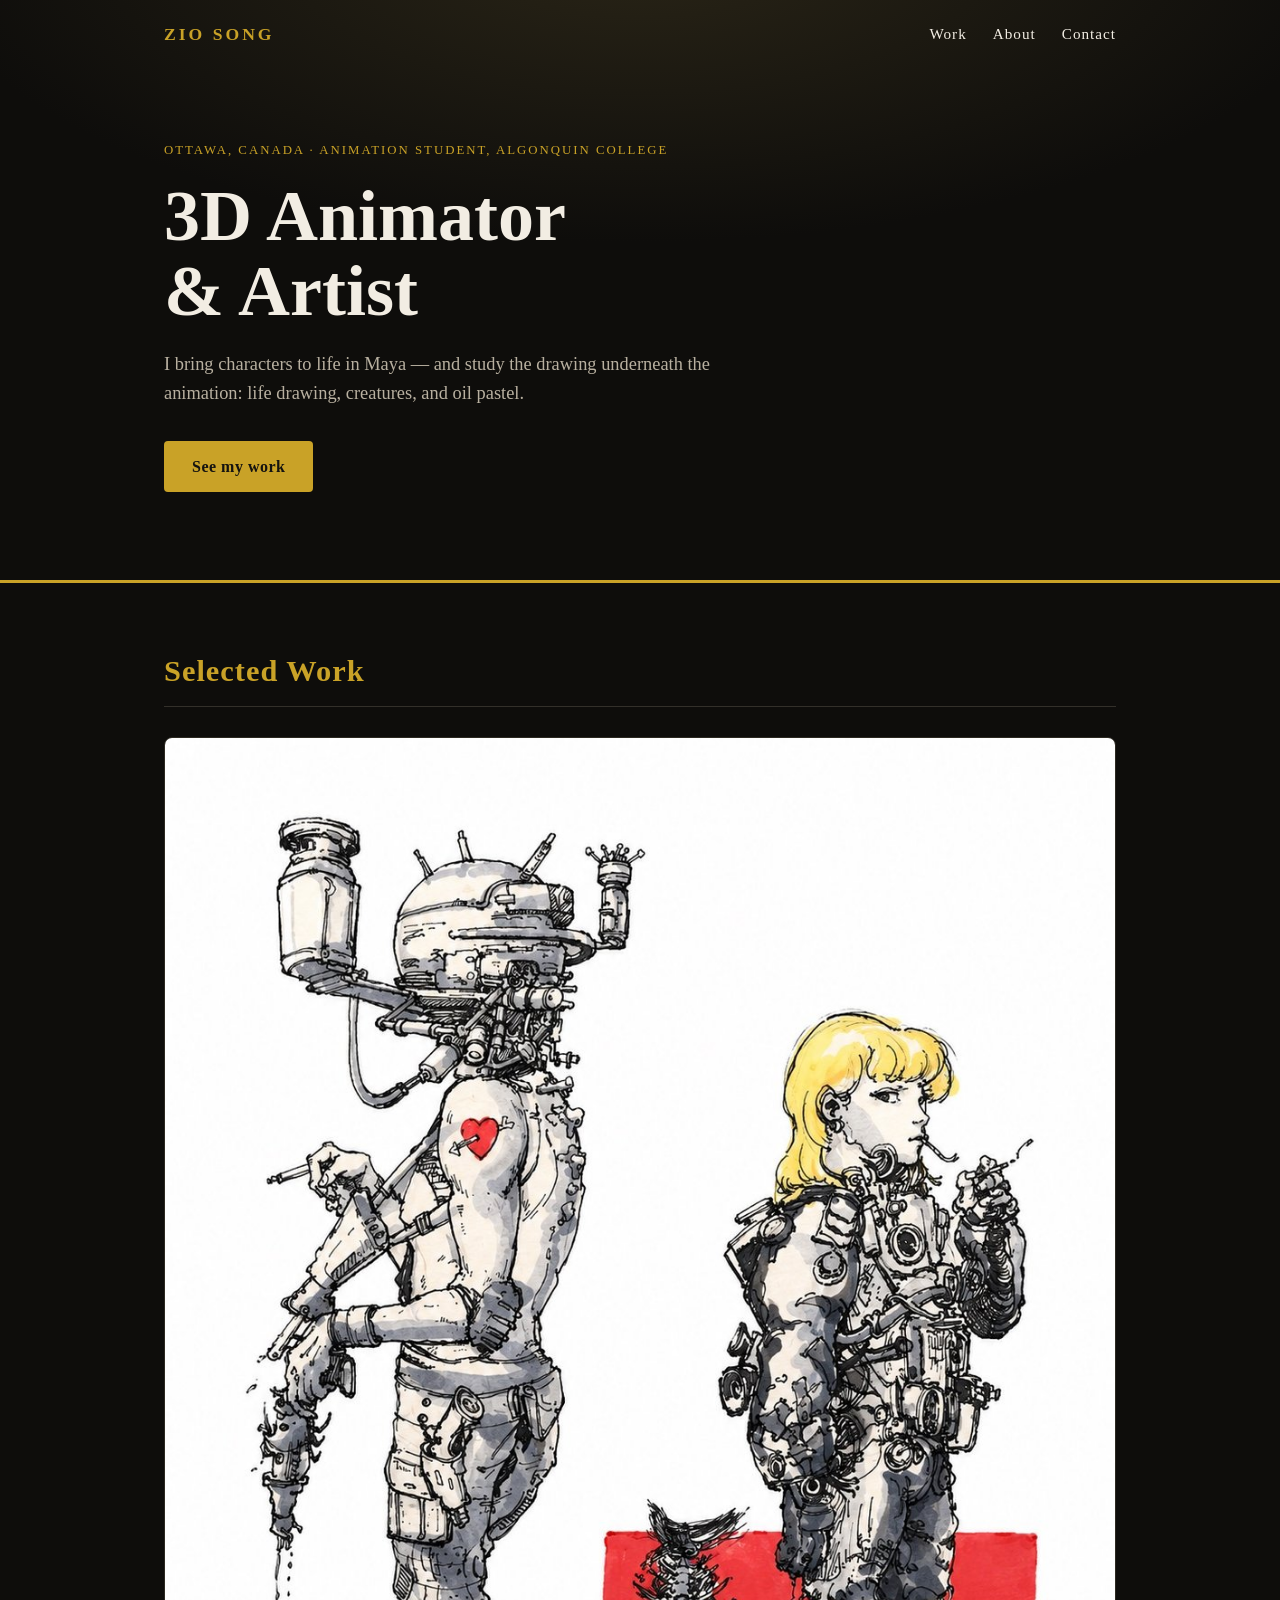
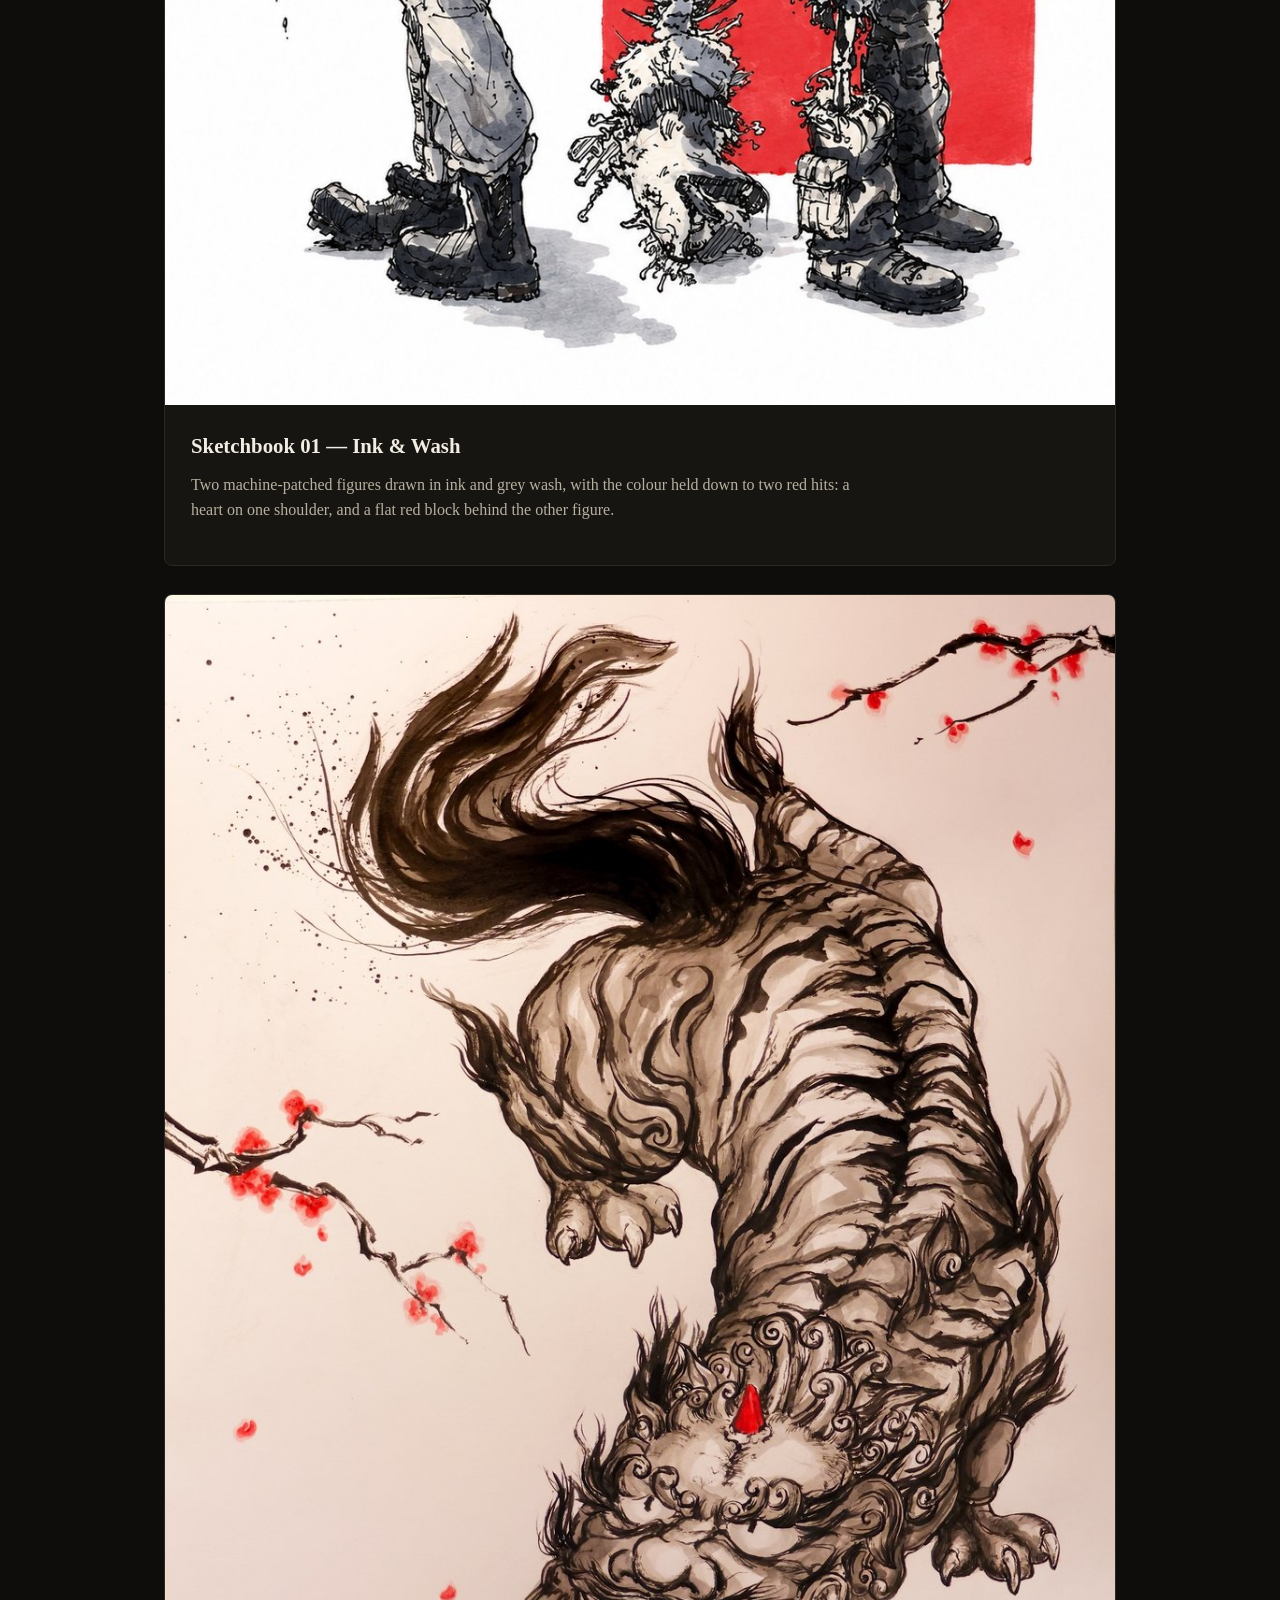
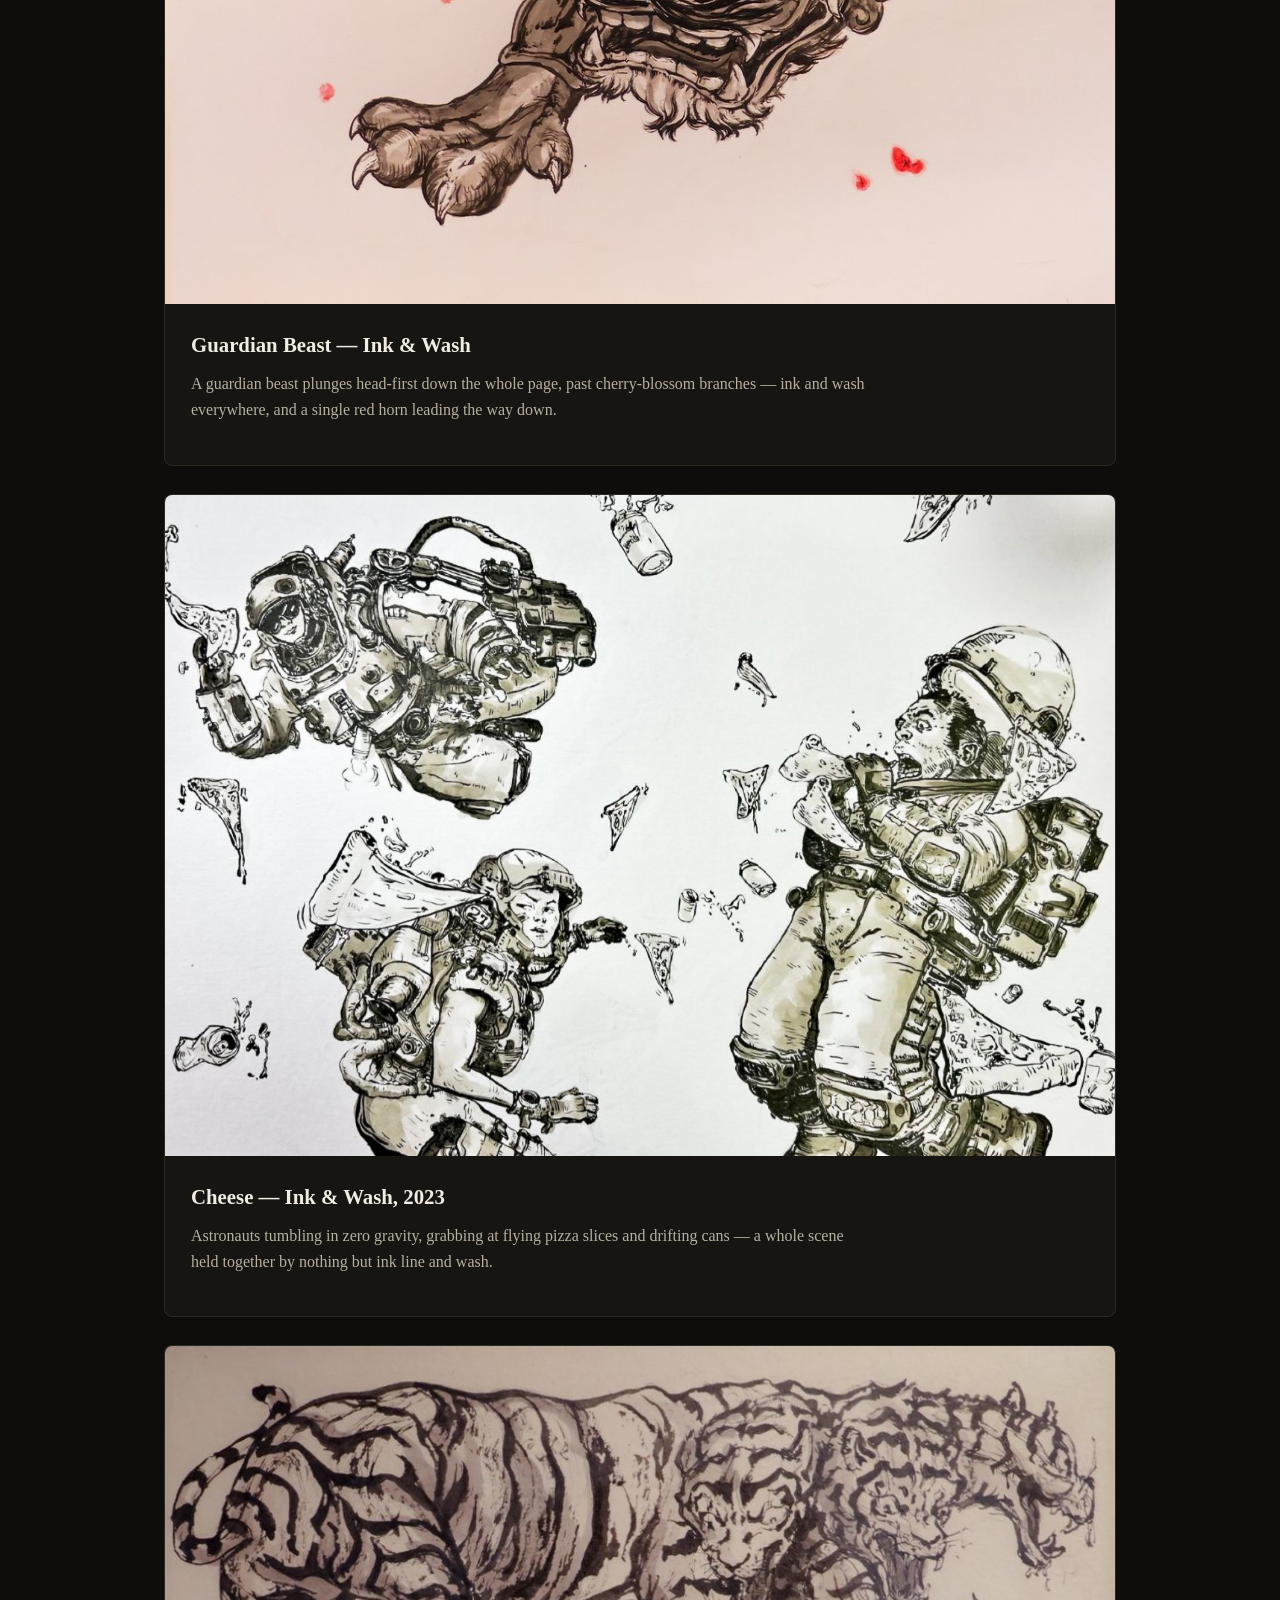
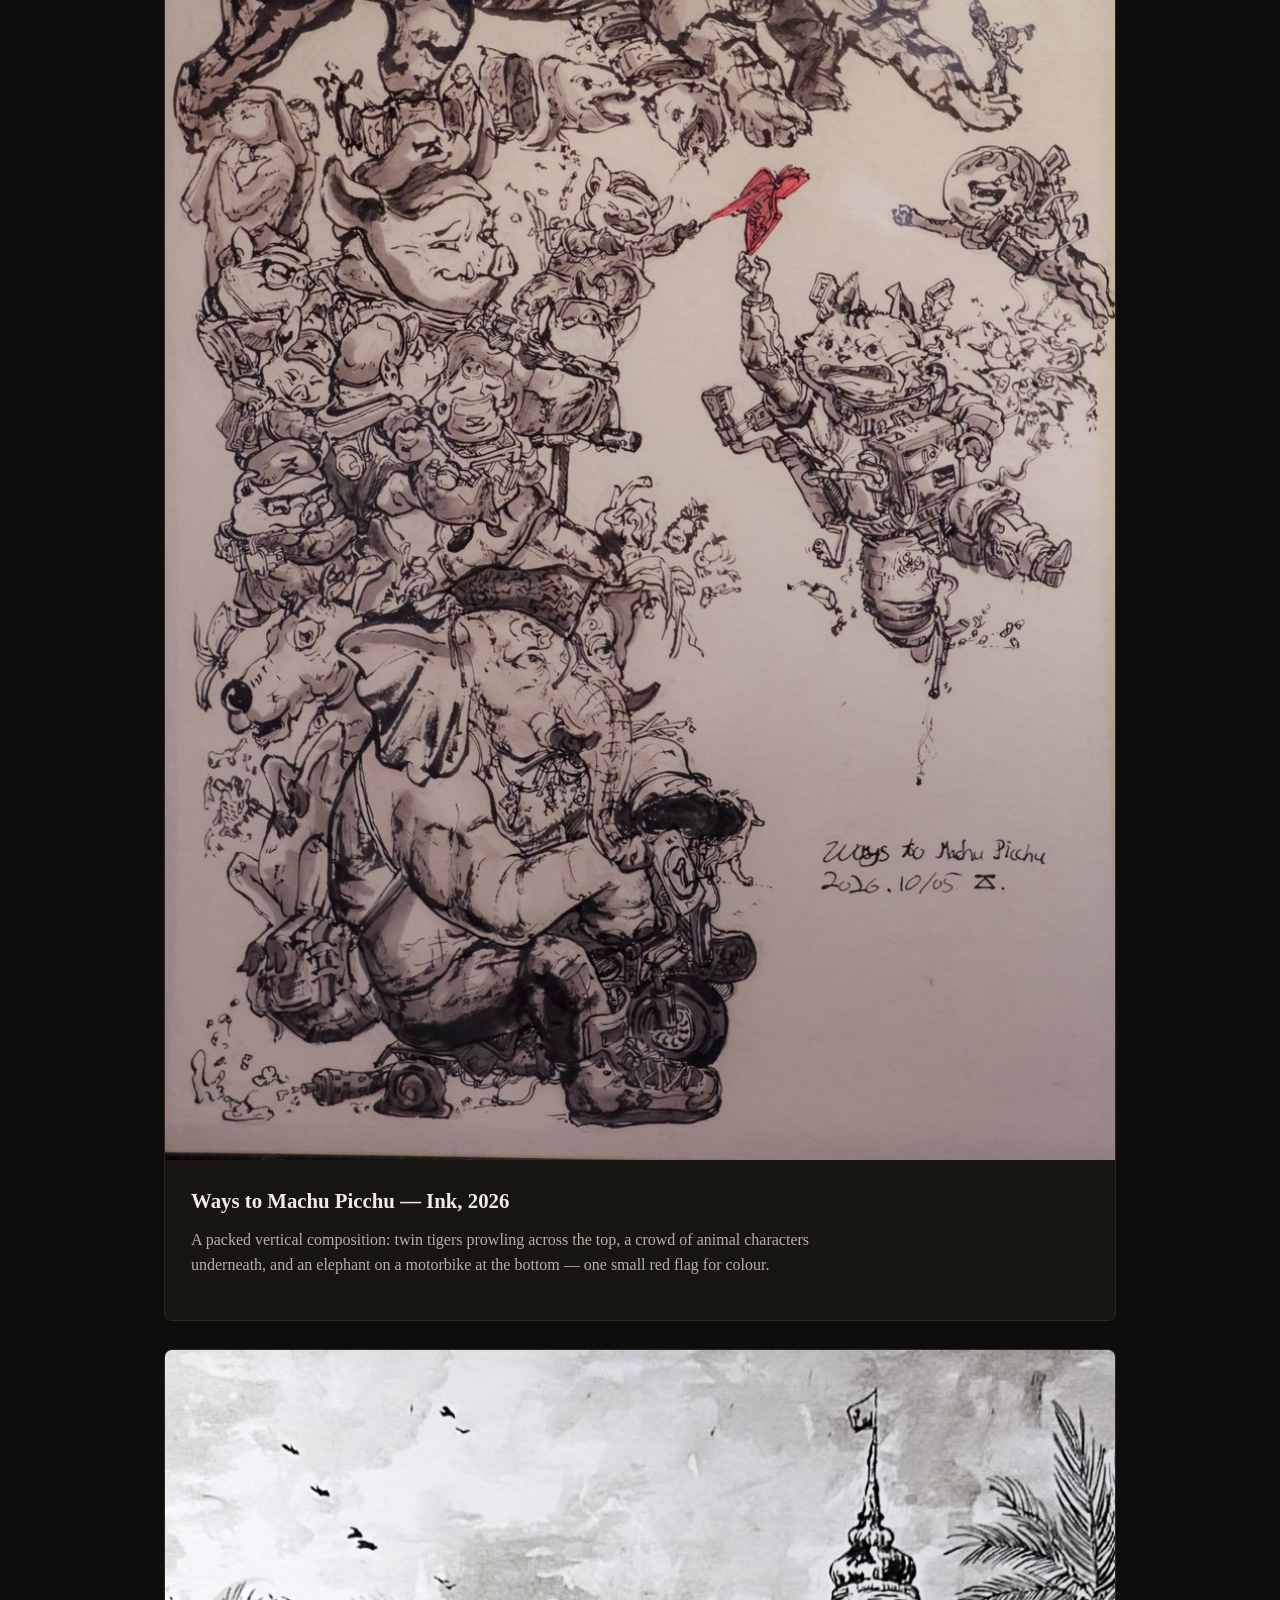
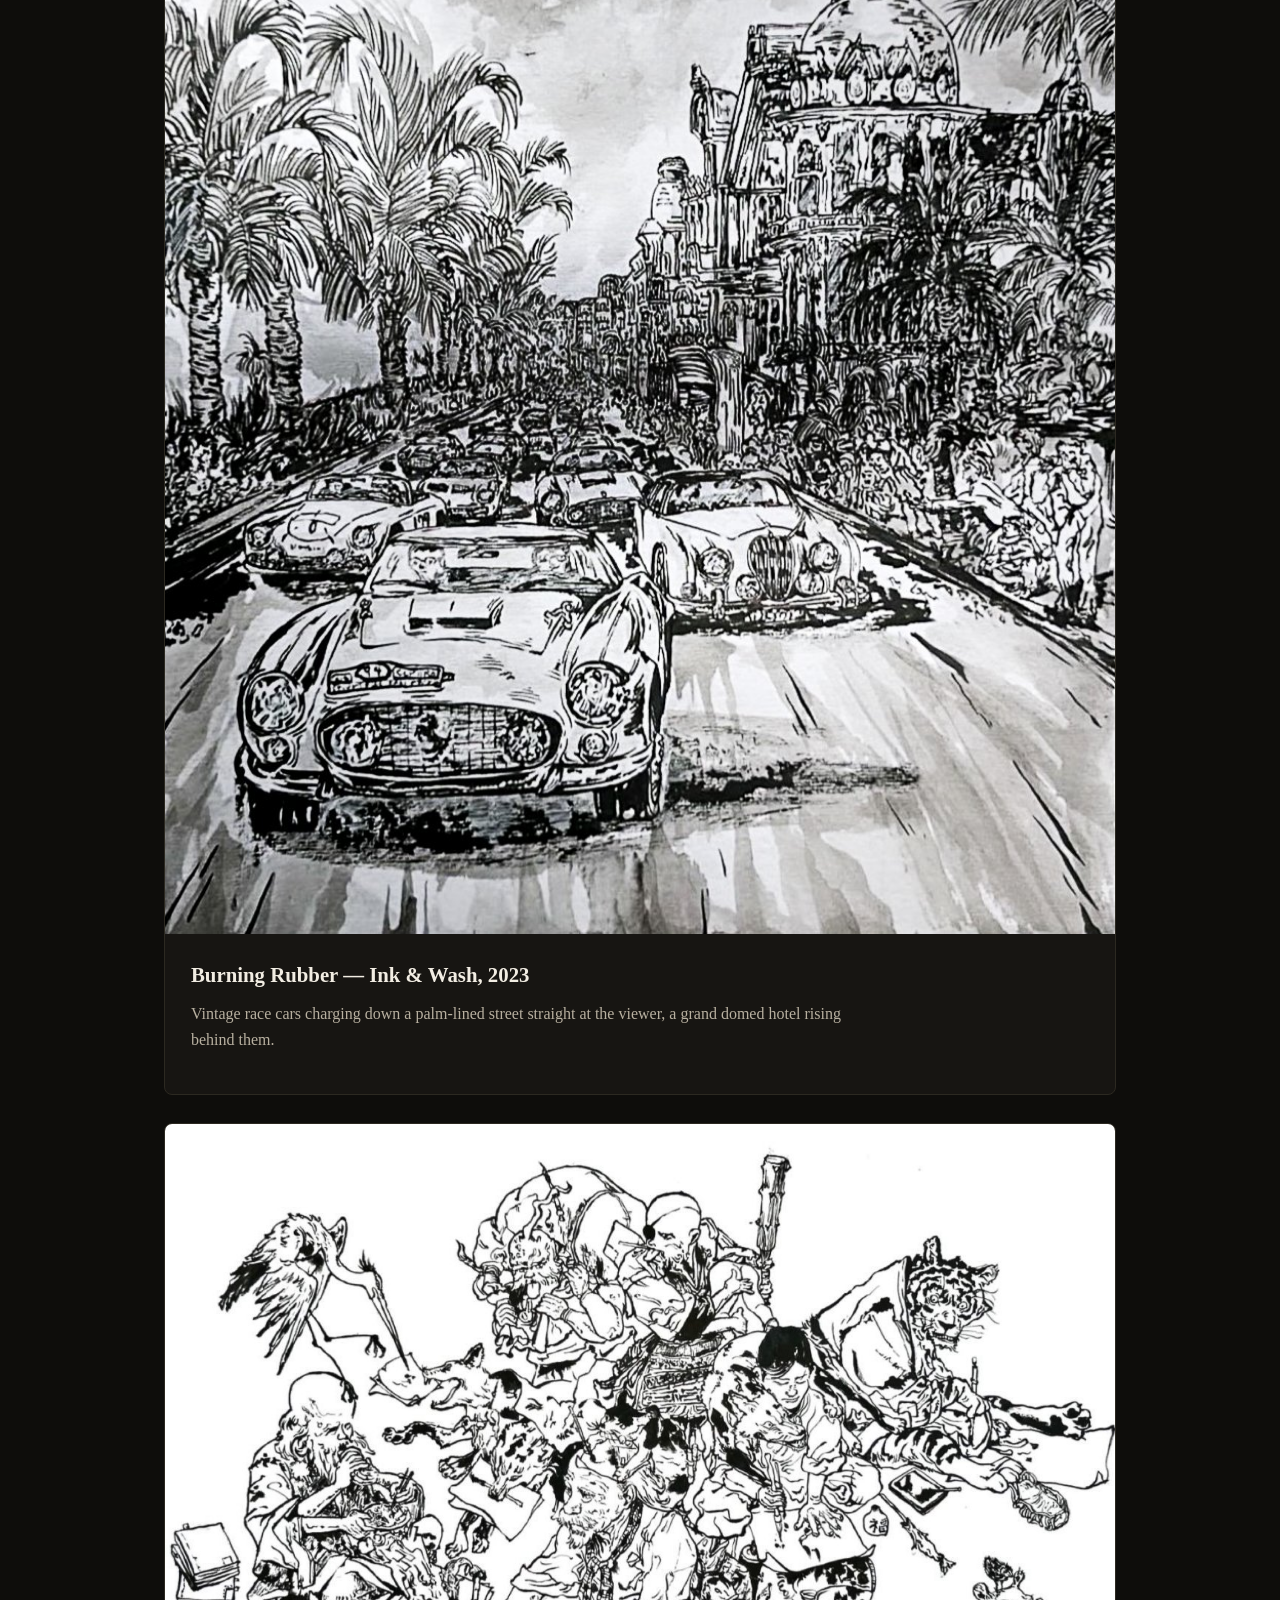
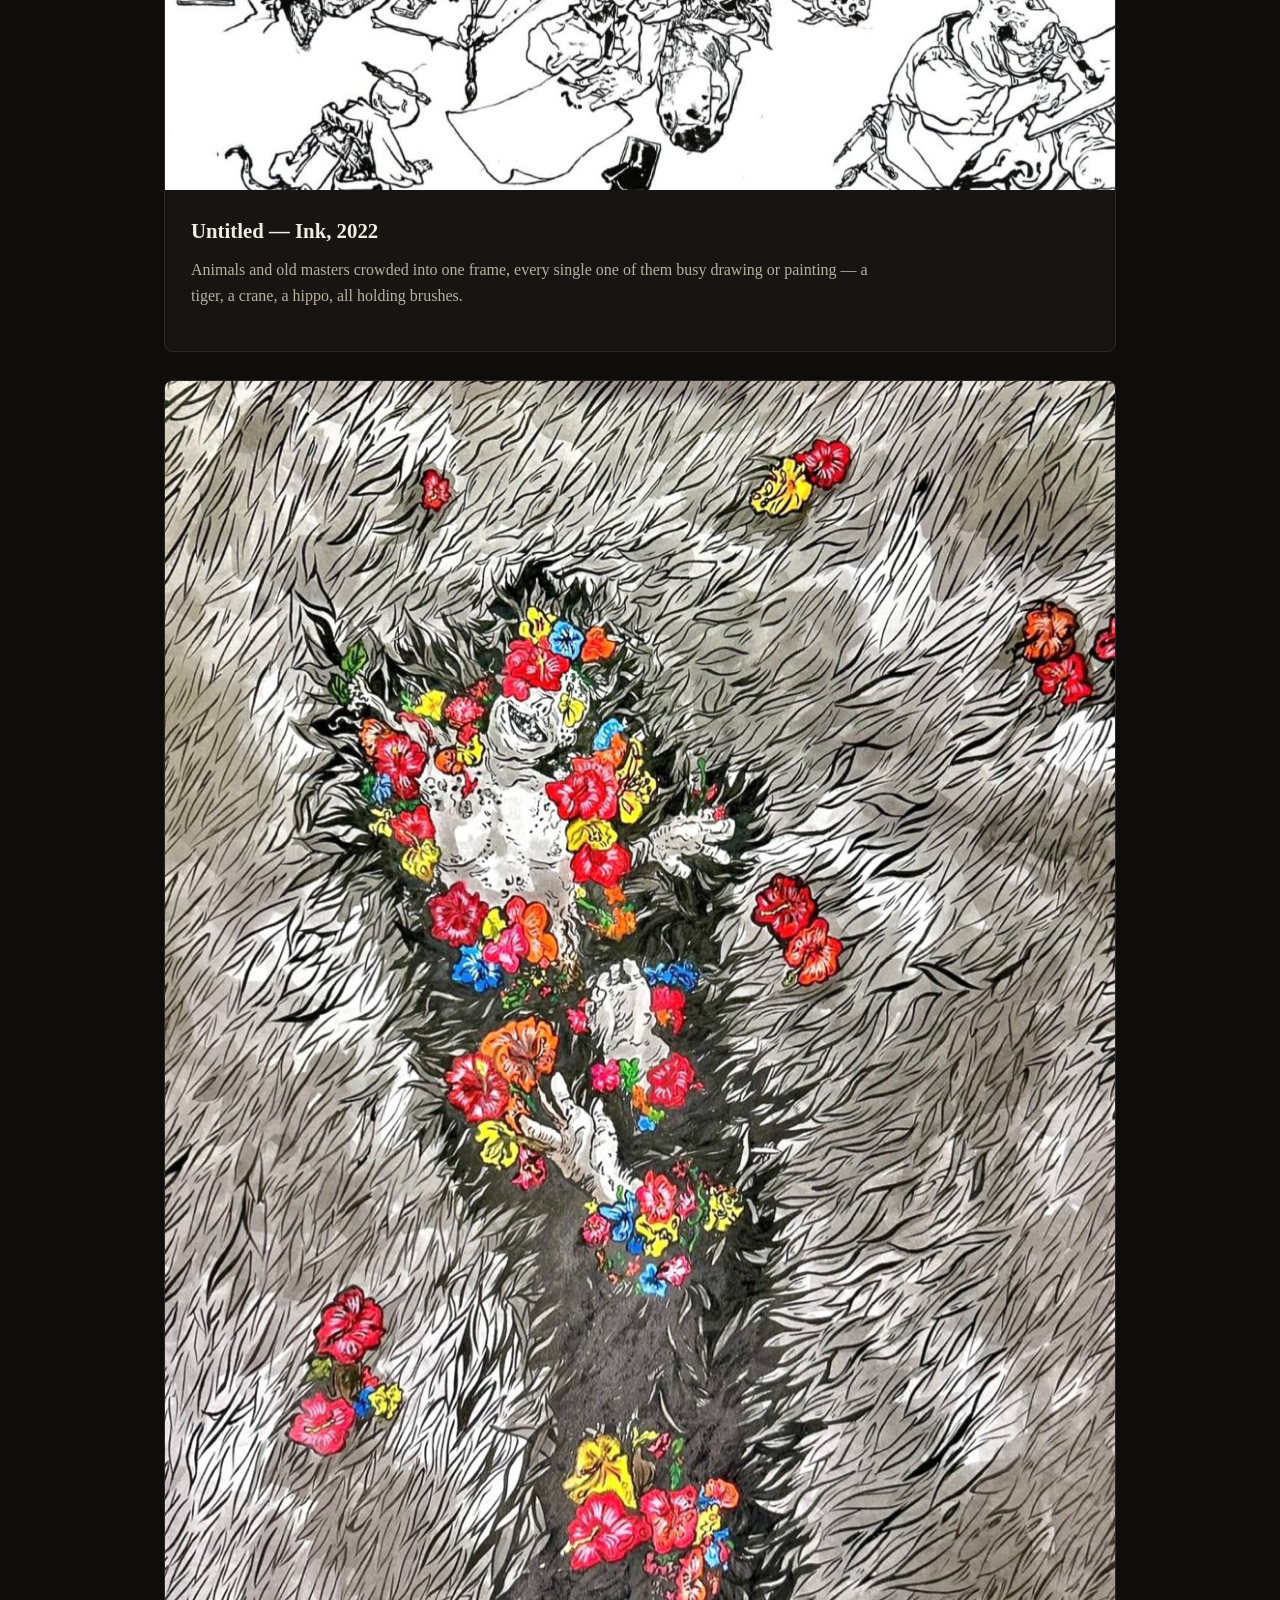
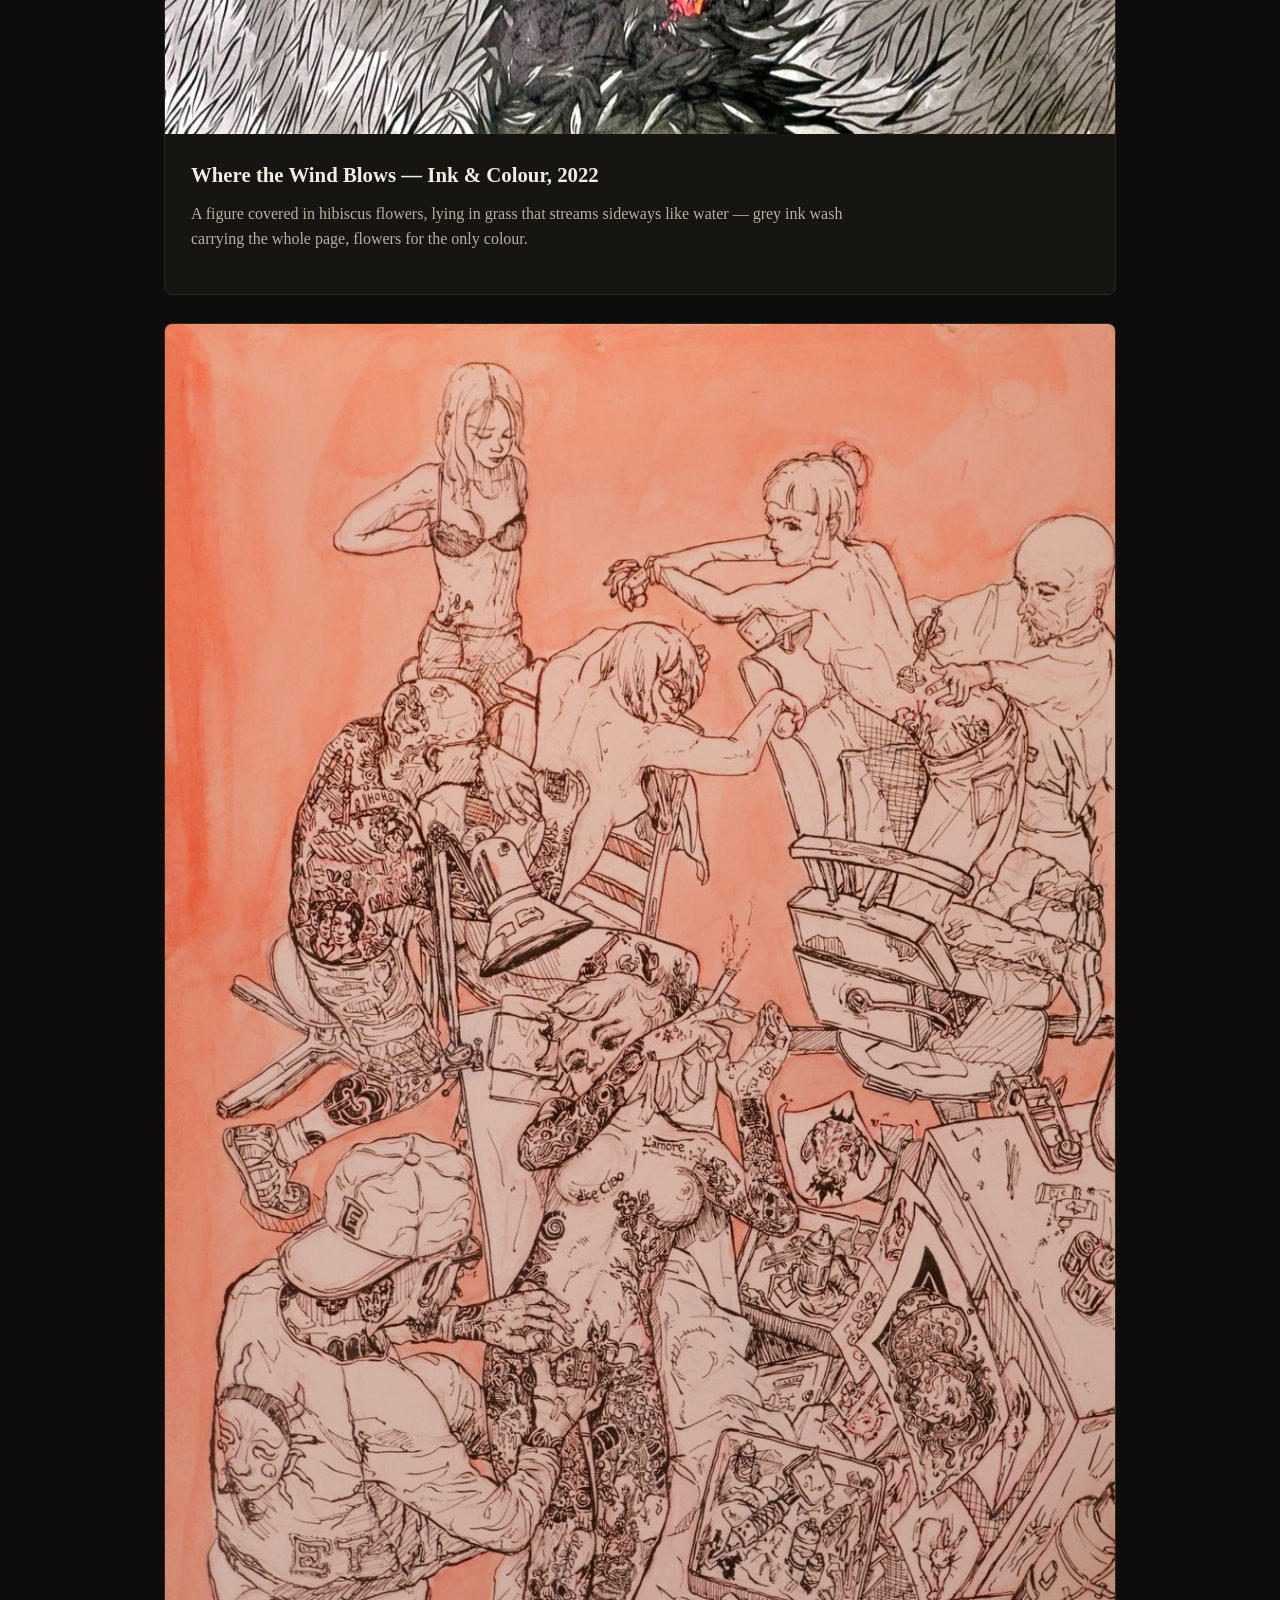
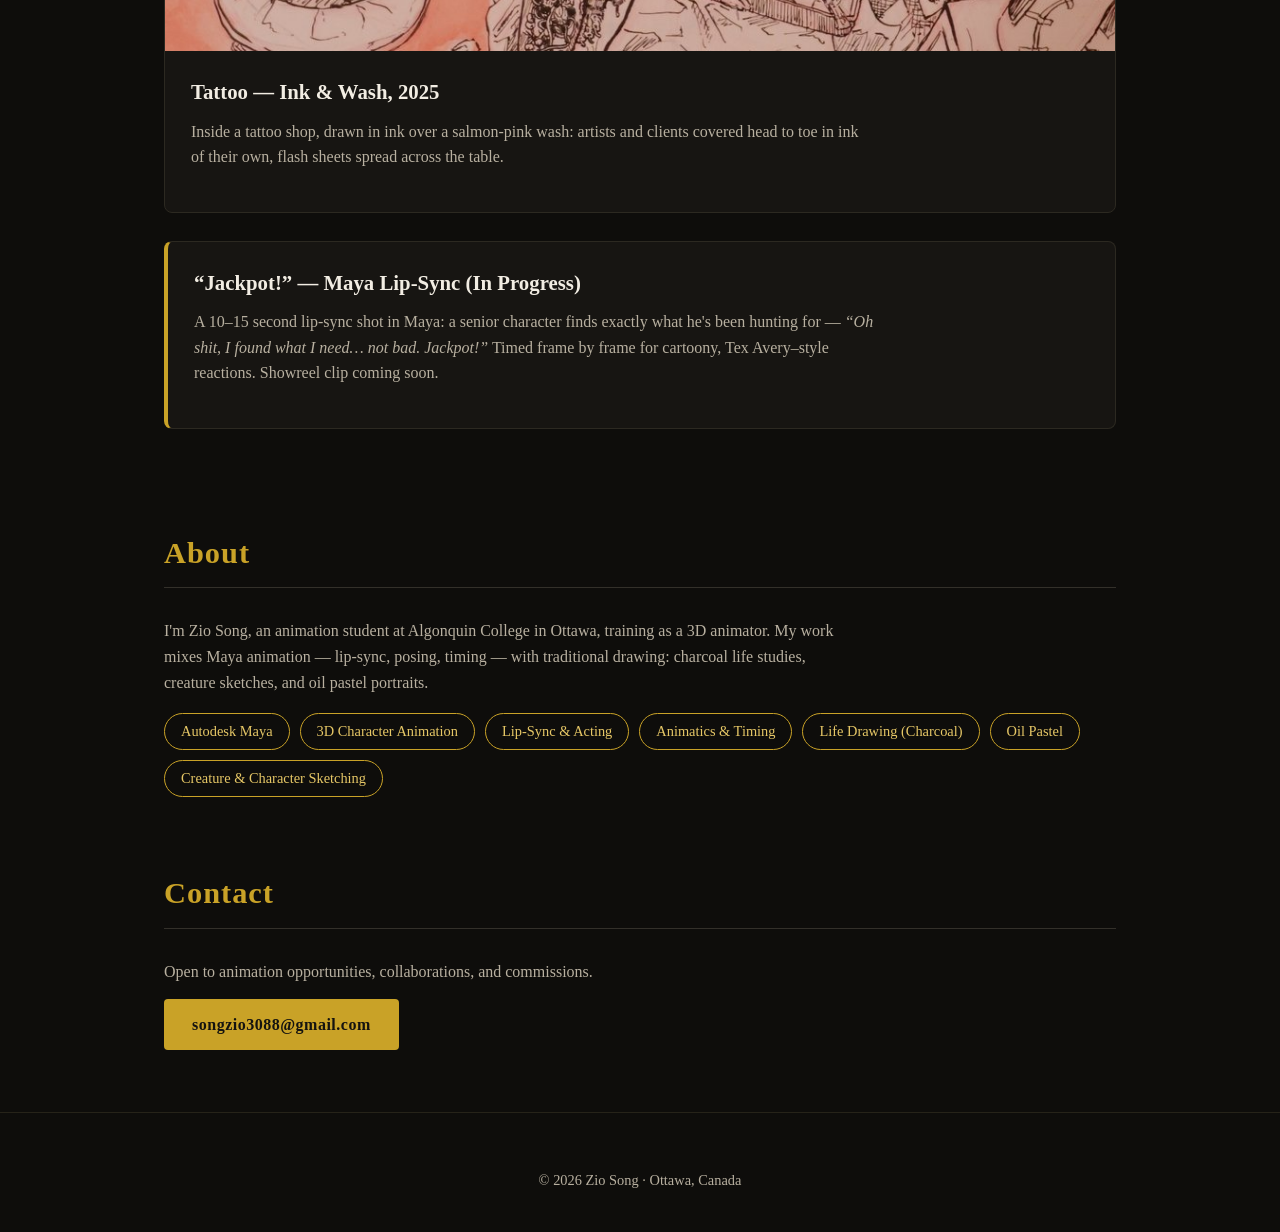
<file: zio-song-portfolio/index.html>
<!DOCTYPE html>
<html lang="en">
<head>
<meta charset="UTF-8">
<meta name="viewport" content="width=device-width, initial-scale=1.0">
<title>Zio Song — 3D Animator & Artist</title>
<meta name="description" content="Portfolio of Zio Song, 3D animator and artist based in Ottawa, Canada. Maya animation, life drawing, and oil pastel.">
<link rel="stylesheet" href="styles.css">
</head>
<body>

<header>
  <nav>
    <span class="logo">ZIO&nbsp;SONG</span>
    <div class="links">
      <a href="#work">Work</a>
      <a href="#about">About</a>
      <a href="#contact">Contact</a>
    </div>
  </nav>
  <div class="hero">
    <p class="kicker">Ottawa, Canada · Animation Student, Algonquin College</p>
    <h1>3D Animator<br>&amp; Artist</h1>
    <p class="tagline">I bring characters to life in Maya — and study the drawing underneath the animation: life drawing, creatures, and oil pastel.</p>
    <a class="button" href="#work">See my work</a>
  </div>
</header>

<main>
  <section id="work">
    <h2>Selected Work</h2>

    <article class="card">
      <img src="images/sketchbook-01.jpg" alt="Ink and wash drawing of two machine-patched cyborg figures, one with a red heart on the shoulder">
      <div class="card-text">
        <h3>Sketchbook 01 — Ink &amp; Wash</h3>
        <p>Two machine-patched figures drawn in ink and grey wash, with the colour held down to two red hits: a heart on one shoulder, and a flat red block behind the other figure.</p>
      </div>
    </article>

    <article class="card">
      <img src="images/guardian-beast.jpg" alt="Ink and wash drawing of a guardian beast plunging head-first past cherry blossom branches">
      <div class="card-text">
        <h3>Guardian Beast — Ink &amp; Wash</h3>
        <p>A guardian beast plunges head-first down the whole page, past cherry-blossom branches — ink and wash everywhere, and a single red horn leading the way down.</p>
      </div>
    </article>

    <article class="card">
      <img src="images/cheese.jpg" alt="Ink drawing of astronauts tumbling in zero gravity among flying pizza slices">
      <div class="card-text">
        <h3>Cheese — Ink &amp; Wash, 2023</h3>
        <p>Astronauts tumbling in zero gravity, grabbing at flying pizza slices and drifting cans — a whole scene held together by nothing but ink line and wash.</p>
      </div>
    </article>

    <article class="card">
      <img src="images/ways-to-machu-picchu.jpg" alt="Dense ink composition of tigers, pigs and an elephant on a motorbike">
      <div class="card-text">
        <h3>Ways to Machu Picchu — Ink, 2026</h3>
        <p>A packed vertical composition: twin tigers prowling across the top, a crowd of animal characters underneath, and an elephant on a motorbike at the bottom — one small red flag for colour.</p>
      </div>
    </article>

    <article class="card">
      <img src="images/burning-rubber.jpg" alt="Ink and wash drawing of vintage race cars on a palm-lined street">
      <div class="card-text">
        <h3>Burning Rubber — Ink &amp; Wash, 2023</h3>
        <p>Vintage race cars charging down a palm-lined street straight at the viewer, a grand domed hotel rising behind them.</p>
      </div>
    </article>

    <article class="card">
      <img src="images/untitled-2022.jpg" alt="Ink drawing of animals and old masters crowded together, all drawing">
      <div class="card-text">
        <h3>Untitled — Ink, 2022</h3>
        <p>Animals and old masters crowded into one frame, every single one of them busy drawing or painting — a tiger, a crane, a hippo, all holding brushes.</p>
      </div>
    </article>

    <article class="card">
      <img src="images/where-the-wind-blows.jpg" alt="Drawing of a figure covered in hibiscus flowers lying in wind-blown grass">
      <div class="card-text">
        <h3>Where the Wind Blows — Ink &amp; Colour, 2022</h3>
        <p>A figure covered in hibiscus flowers, lying in grass that streams sideways like water — grey ink wash carrying the whole page, flowers for the only colour.</p>
      </div>
    </article>

    <article class="card">
      <img src="images/tattoo.jpg" alt="Ink drawing of a tattoo shop scene on a salmon-pink wash background">
      <div class="card-text">
        <h3>Tattoo — Ink &amp; Wash, 2025</h3>
        <p>Inside a tattoo shop, drawn in ink over a salmon-pink wash: artists and clients covered head to toe in ink of their own, flash sheets spread across the table.</p>
      </div>
    </article>

    <article class="card text-only">
      <div class="card-text">
        <h3>“Jackpot!” — Maya Lip-Sync (In Progress)</h3>
        <p>A 10–15 second lip-sync shot in Maya: a senior character finds exactly what he's been hunting for — <em>“Oh shit, I found what I need… not bad. Jackpot!”</em> Timed frame by frame for cartoony, Tex Avery–style reactions. Showreel clip coming soon.</p>
      </div>
    </article>
  </section>

  <section id="about">
    <h2>About</h2>
    <p>I'm Zio Song, an animation student at Algonquin College in Ottawa, training as a 3D animator. My work mixes Maya animation — lip-sync, posing, timing — with traditional drawing: charcoal life studies, creature sketches, and oil pastel portraits.</p>
    <ul class="skills">
      <li>Autodesk Maya</li>
      <li>3D Character Animation</li>
      <li>Lip-Sync &amp; Acting</li>
      <li>Animatics &amp; Timing</li>
      <li>Life Drawing (Charcoal)</li>
      <li>Oil Pastel</li>
      <li>Creature &amp; Character Sketching</li>
    </ul>
  </section>

  <section id="contact">
    <h2>Contact</h2>
    <p>Open to animation opportunities, collaborations, and commissions.</p>
    <p><a class="button" href="mailto:songzio3088@gmail.com">songzio3088@gmail.com</a></p>
    <!-- Add your links here, e.g.:
    <p><a href="https://www.artstation.com/YOURNAME">ArtStation</a> ·
       <a href="https://www.instagram.com/YOURNAME">Instagram</a> ·
       <a href="https://www.linkedin.com/in/YOURNAME">LinkedIn</a></p>
    -->
  </section>
</main>

<footer>
  <p>© 2026 Zio Song · Ottawa, Canada</p>
</footer>

</body>
</html>
</file>
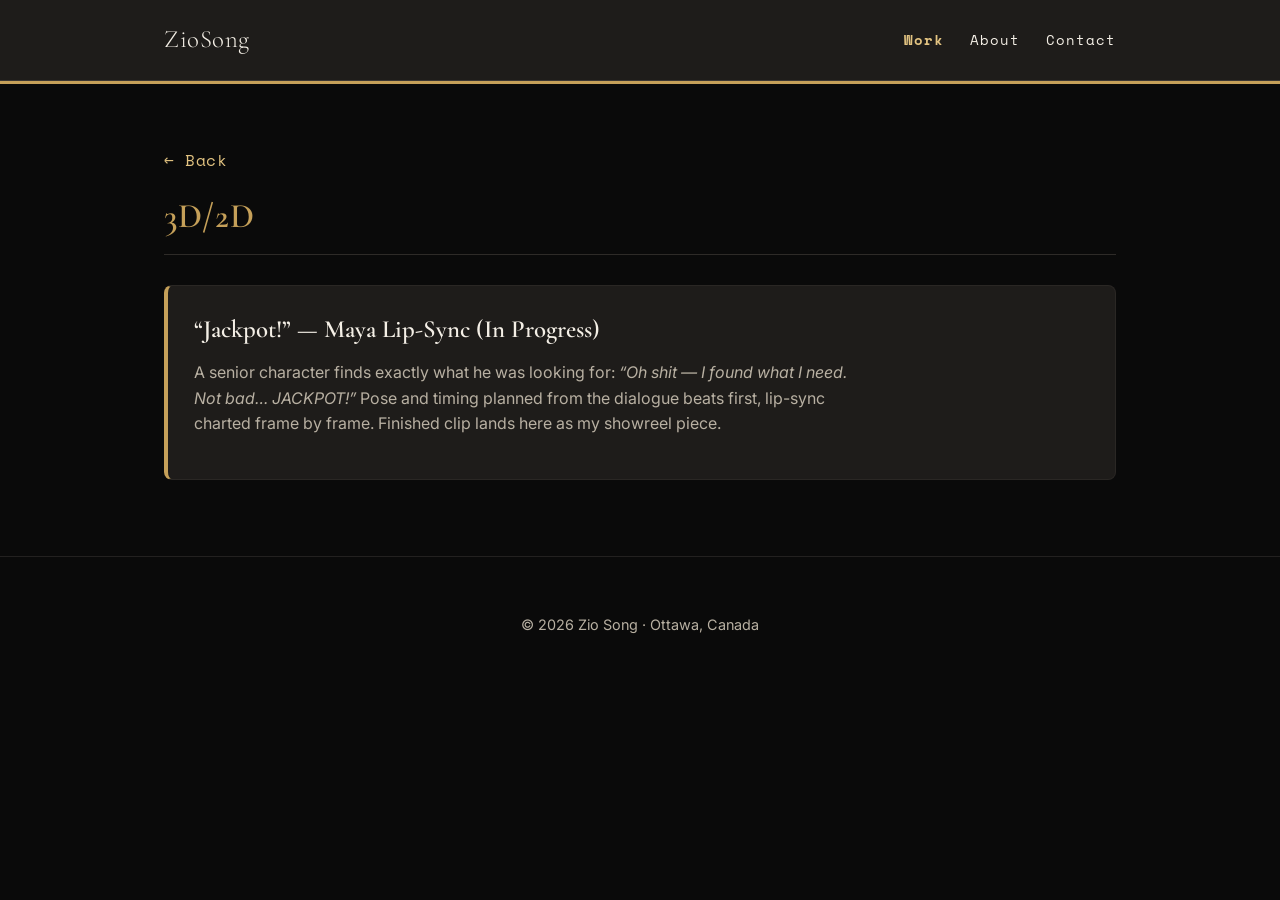
<file: animation.html>
<!DOCTYPE html>
<html lang="en">
<head>
<meta charset="UTF-8">
<meta name="viewport" content="width=device-width, initial-scale=1.0">
<title>3D/2D — Zio Song</title>
<meta name="description" content="Portfolio of Zio Song, 3D animator and artist based in Ottawa, Canada. Maya animation, life drawing, and oil pastel.">
<link rel="stylesheet" href="style.css">
<link rel="preconnect" href="https://fonts.googleapis.com">
<link rel="preconnect" href="https://fonts.gstatic.com" crossorigin>
<link href="https://fonts.googleapis.com/css2?family=Cormorant+Garamond:ital,wght@0,300;0,400;0,500;0,600;1,400&family=Inter:wght@400;500;600&family=Space+Mono:wght@400;700&display=swap" rel="stylesheet">
</head>
<body>

<header>
  <div class="topbar"><nav>
    <a class="logo" href="index.html" style="text-decoration:none">ZioSong</a>
    <div class="links">
      <a href="index.html#work">Work</a>
      <a href="index.html#about">About</a>
      <a href="index.html#contact">Contact</a>
    </div>
  </nav></div>
</header>

<main>
  <section>
    <a class="back-link" href="index.html#work">&#8592; Back</a>
    <h2>3D/2D</h2>
    <article class="card text-only" id="animation">
<div class="card-text">
        <h3>“Jackpot!” — Maya Lip-Sync (In Progress)</h3>
        <p>A senior character finds exactly what he was looking for: <em>“Oh shit — I found what I need. Not bad… JACKPOT!”</em> Pose and timing planned from the dialogue beats first, lip-sync charted frame by frame. Finished clip lands here as my showreel piece.</p>
      </div>
    </article>
  </section>
</main>

<footer>
  <p>© 2026 Zio Song · Ottawa, Canada</p>
</footer>

<script src="script.js"></script>

</body>
</html>
</file>
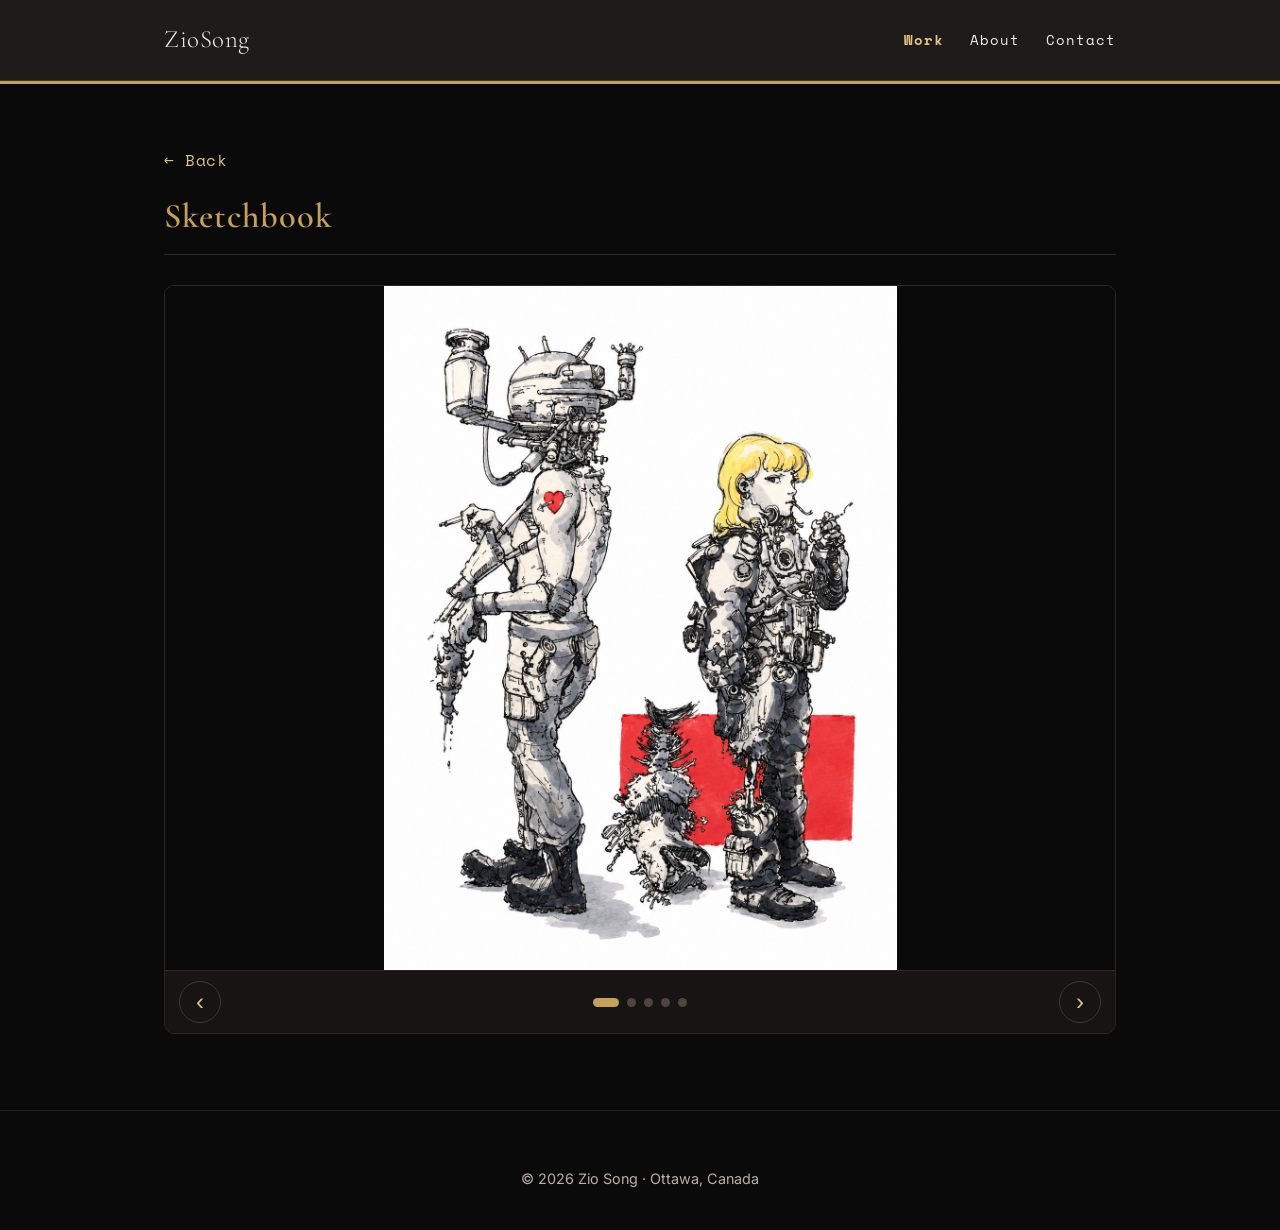
<file: sketchbook.html>
<!DOCTYPE html>
<html lang="en">
<head>
<meta charset="UTF-8">
<meta name="viewport" content="width=device-width, initial-scale=1.0">
<title>Sketchbook — Zio Song</title>
<meta name="description" content="Portfolio of Zio Song, 3D animator and artist based in Ottawa, Canada. Maya animation, life drawing, and oil pastel.">
<link rel="stylesheet" href="style.css">
<link rel="preconnect" href="https://fonts.googleapis.com">
<link rel="preconnect" href="https://fonts.gstatic.com" crossorigin>
<link href="https://fonts.googleapis.com/css2?family=Cormorant+Garamond:ital,wght@0,300;0,400;0,500;0,600;1,400&family=Inter:wght@400;500;600&family=Space+Mono:wght@400;700&display=swap" rel="stylesheet">
</head>
<body>

<header>
  <div class="topbar"><nav>
    <a class="logo" href="index.html" style="text-decoration:none">ZioSong</a>
    <div class="links">
      <a href="index.html#work">Work</a>
      <a href="index.html#about">About</a>
      <a href="index.html#contact">Contact</a>
    </div>
  </nav></div>
</header>

<main>
  <section>
    <a class="back-link" href="index.html#work">&#8592; Back</a>
    <h2>Sketchbook</h2>
    <!-- ===== Artwork carousel — slides follow the order of the files Zio attached ===== -->
    <div class="carousel" id="carousel" aria-label="Artwork slider">
      <div class="carousel-track" id="carousel-track">
        <div class="carousel-slide"><img src="images/cyborg-couple.jpg" alt="Ink and watercolour drawing of a cyborg couple standing with a small creature, a red heart on the man's shoulder"></div>
        <div class="carousel-slide"><img src="images/ink-crowd.jpg" alt="Dense black ink drawing of a tangled crowd of figures"></div>
        <div class="carousel-slide"><img src="images/nature-study-1.jpg" alt="Ink nature studies: pine cone, oak leaves, trees and mushrooms"></div>
        <div class="carousel-slide"><img src="images/nature-study-2.jpg" alt="Ink nature studies: willow tree, mushrooms, a snail and a hollow log"></div>
        <div class="carousel-slide"><img src="images/crime-scene.jpg" alt="Ink drawing of investigators examining a crime scene with numbered evidence markers"></div>
      </div>
      <!-- Click the left half of the stage for the previous photo, the right half for the next -->
      <button class="carousel-zone prev" id="zone-prev" aria-label="Previous photo"></button>
      <button class="carousel-zone next" id="zone-next" aria-label="Next photo"></button>
      <div class="carousel-controls">
        <button class="carousel-arrow" id="car-prev" aria-label="Previous photo">&#8249;</button>
        <div class="carousel-dots" id="car-dots"></div>
        <button class="carousel-arrow" id="car-next" aria-label="Next photo">&#8250;</button>
      </div>
    </div>
  </section>
</main>

<footer>
  <p>© 2026 Zio Song · Ottawa, Canada</p>
</footer>

<script src="script.js"></script>

</body>
</html>
</file>
<file: zio-song-portfolio/styles.css>
:root{
  --bg:#0e0d0b;
  --panel:#171512;
  --gold:#c9a227;
  --gold-soft:#e6c766;
  --text:#f2ede3;
  --muted:#b8b0a0;
}
*{margin:0;padding:0;box-sizing:border-box}
html{scroll-behavior:smooth}
body{background:var(--bg);color:var(--text);font-family:Georgia,'Times New Roman',serif;line-height:1.6}
a{color:var(--gold-soft)}

/* Header / hero */
header{border-bottom:3px solid var(--gold);background:radial-gradient(1200px 500px at 50% -10%,#2a2517 0%,var(--bg) 60%)}
nav{display:flex;justify-content:space-between;align-items:center;max-width:1000px;margin:0 auto;padding:20px 24px}
.logo{font-weight:bold;letter-spacing:3px;color:var(--gold);font-size:1.1rem}
nav .links a{margin-left:22px;text-decoration:none;color:var(--text);font-size:.95rem;letter-spacing:1px}
nav .links a:hover{color:var(--gold-soft)}
.hero{max-width:1000px;margin:0 auto;padding:72px 24px 88px;text-align:left}
.kicker{color:var(--gold);letter-spacing:2px;text-transform:uppercase;font-size:.8rem;margin-bottom:18px}
.hero h1{font-size:clamp(2.6rem,7vw,4.5rem);line-height:1.05;margin-bottom:20px}
.tagline{color:var(--muted);font-size:1.15rem;max-width:560px;margin-bottom:32px}
.button{display:inline-block;background:var(--gold);color:#141310;text-decoration:none;font-weight:bold;padding:13px 28px;border-radius:4px;letter-spacing:.5px}
.button:hover{background:var(--gold-soft)}

/* Sections */
main{max-width:1000px;margin:0 auto;padding:0 24px}
section{padding:64px 0 8px}
h2{font-size:1.9rem;color:var(--gold);border-bottom:1px solid #33302a;padding-bottom:10px;margin-bottom:30px;letter-spacing:1px}
section p{color:var(--muted);max-width:680px;margin-bottom:14px}

/* Work cards */
.card{background:var(--panel);border:1px solid #2c2921;border-radius:8px;overflow:hidden;margin-bottom:28px}
.card>img,.card-images img{width:100%;display:block}
.card-images.two{display:grid;grid-template-columns:1fr 1fr;gap:2px}
.card-images.two img{height:100%}
.card-text{padding:24px 26px 28px}
.card-text h3{font-size:1.3rem;margin-bottom:10px;color:var(--text)}
.card-text p{color:var(--muted)}
.card.text-only{border-left:4px solid var(--gold)}

/* Skills */
.skills{list-style:none;display:flex;flex-wrap:wrap;gap:10px;margin-top:18px}
.skills li{border:1px solid var(--gold);color:var(--gold-soft);border-radius:999px;padding:6px 16px;font-size:.9rem}

footer{text-align:center;color:var(--muted);font-size:.9rem;padding:56px 24px 40px;margin-top:40px;border-top:1px solid #262319}

@media (max-width:640px){
  .card-images.two{grid-template-columns:1fr}
  nav .links a{margin-left:14px}
  .hero{padding:48px 24px 60px}
}
</file>
<file: style.css>
:root{
  --bg:#0a0a0a;
  --panel:#1e1c1a;
  --gold:#c5a059;
  --gold-soft:#e2c381;
  --text:#f4efe6;
  --muted:#b8b0a2;
}
*{margin:0;padding:0;box-sizing:border-box}
html{scroll-behavior:smooth}
body{background:var(--bg);color:var(--text);font-family:Georgia,'Times New Roman',serif;line-height:1.6}
a{color:var(--gold-soft)}

/* Header / hero */
header{border-bottom:3px solid var(--gold);background:radial-gradient(1200px 500px at 50% -10%,#161514 0%,var(--bg) 60%)}
nav{display:flex;justify-content:space-between;align-items:center;max-width:1000px;margin:0 auto;padding:20px 24px}
.logo{font-weight:bold;letter-spacing:3px;color:var(--gold);font-size:1.1rem}
nav .links a{margin-left:22px;text-decoration:none;color:var(--text);font-size:.95rem;letter-spacing:1px}
nav .links a:hover{color:var(--gold-soft)}
.hero{max-width:1000px;margin:0 auto;padding:72px 24px 26px;text-align:left}
.kicker{color:var(--gold);letter-spacing:2px;text-transform:uppercase;font-size:.8rem;margin-bottom:18px}
.hero h1{font-size:clamp(2.6rem,7vw,4.5rem);line-height:1.05;margin-bottom:20px}
.tagline{color:var(--muted);font-size:1.15rem;max-width:560px;margin-bottom:32px}
.button{display:inline-block;background:var(--gold);color:#141310;text-decoration:none;font-weight:bold;padding:13px 28px;border-radius:4px;letter-spacing:.5px}
.button:hover{background:var(--gold-soft)}

/* Sections */
main{max-width:1000px;margin:0 auto;padding:0 24px}
section{padding:64px 0 8px}
h2{font-size:1.9rem;color:var(--gold);border-bottom:1px solid #2e2b28;padding-bottom:10px;margin-bottom:30px;letter-spacing:1px}
section p{color:var(--muted);max-width:680px;margin-bottom:14px}

/* Work cards */
.card{background:var(--panel);border:1px solid #2a2724;border-radius:8px;overflow:hidden;margin-bottom:28px}
.card>img,.card-images img{width:100%;display:block}
.card-images.two{display:grid;grid-template-columns:1fr 1fr;gap:2px}
.card-images.two img{height:100%}
.card-text{padding:24px 26px 28px}
.card-text h3{font-size:1.3rem;margin-bottom:10px;color:var(--text)}
.card-text p{color:var(--muted)}
.card.text-only{border-left:4px solid var(--gold)}

/* Skills */
.skills{list-style:none;display:flex;flex-wrap:wrap;gap:10px;margin-top:18px}
.skills li{border:1px solid var(--gold);color:var(--gold-soft);border-radius:999px;padding:6px 16px;font-size:.9rem}

footer{text-align:center;color:var(--muted);font-size:.9rem;padding:56px 24px 40px;margin-top:40px;border-top:1px solid #232120}

/* Explore my art — featured piece + gallery grid */
.button.ghost{background:transparent;color:var(--gold-soft);border:2px solid var(--gold-soft)}
.button.ghost:hover{background:var(--gold);color:#141310;border-color:var(--gold)}
.gallery-grid{display:grid;grid-template-columns:repeat(3,1fr);gap:20px;margin-bottom:28px}
.gallery-grid figure{background:var(--panel);border:1px solid #2a2724;border-radius:8px;overflow:hidden;transition:border-color .35s ease,box-shadow .35s ease,transform .35s ease}
.gallery-grid img{width:100%;height:280px;object-fit:cover;display:block;transition:transform .5s ease,filter .5s ease}

/* Hover effect — image zooms gently inside its frame, frame lifts with a gold edge */
.gallery-grid figure:hover{border-color:var(--gold);box-shadow:0 12px 28px rgba(0,0,0,.5);transform:translateY(-4px)}
.gallery-grid figure:hover img{transform:scale(1.08);filter:brightness(1.06)}
.gallery-grid figure:hover figcaption{color:var(--gold-soft)}
@media (prefers-reduced-motion:reduce){
  .gallery-grid img,.gallery-grid figure{transition:none}
  .gallery-grid figure:hover img{transform:none}
  .gallery-grid figure:hover{transform:none}
}
.gallery-grid figcaption{padding:12px 14px 14px;color:var(--text);font-size:1rem;transition:color .35s ease}
.gallery-grid figcaption span{display:block;color:var(--muted);font-size:.85rem;margin-top:2px}

/* Logo strip — dark #1e1c1a squares, white logos, one scrolling row */
.logostrip{overflow:hidden;padding:2px 0}
.logo-track{display:flex;width:max-content;animation:tools-scroll 36s linear infinite;padding:4px 0}
@keyframes tools-scroll{to{transform:translateX(-50%)}}
.tile{width:136px;height:86px;background:#1e1c1a;border-radius:10px;display:flex;align-items:center;justify-content:center;margin-right:14px;flex:none}
.tile img{height:42px;width:auto;max-width:88px;object-fit:contain;filter:invert(1);display:block}
.hero-cta{max-width:1000px;margin:0 auto;padding:26px 24px 84px}
@media (prefers-reduced-motion:reduce){
  .logo-track{animation:none}
}

/* Full-screen artwork viewer (click any drawing) */

.lightbox{position:fixed;inset:0;background:rgba(5,5,4,.95);display:none;align-items:center;justify-content:center;flex-direction:column;z-index:60;padding:24px}
.lightbox.open{display:flex}
.lightbox img{max-width:96vw;max-height:86vh;object-fit:contain;display:block;box-shadow:0 18px 60px rgba(0,0,0,.6)}
.lightbox p{color:var(--gold-soft);margin-top:16px;font-size:1.05rem;letter-spacing:.5px;text-align:center}
.lightbox-close{position:absolute;top:14px;right:22px;background:none;border:none;color:var(--gold-soft);font-size:2.6rem;line-height:1;cursor:pointer;padding:6px 10px}
.lightbox-close:hover{color:var(--gold)}
.lightbox-nav{position:absolute;top:50%;transform:translateY(-50%);background:rgba(22,21,20,.55);border:1px solid #3b3733;color:var(--gold-soft);font-size:2.1rem;line-height:1;width:50px;height:66px;cursor:pointer;border-radius:6px;z-index:2}
.lightbox-nav:hover{color:#141310;background:var(--gold)}
.lightbox-nav.prev{left:16px}
.lightbox-nav.next{right:16px}
@media (max-width:640px){
  .lightbox-nav{width:42px;height:56px;font-size:1.7rem}
  .lightbox-nav.prev{left:8px}
  .lightbox-nav.next{right:8px}
}

@media (max-width:900px){
  .gallery-grid{grid-template-columns:repeat(2,1fr)}
}

@media (max-width:640px){
  .card-images.two{grid-template-columns:1fr}
  .gallery-grid{grid-template-columns:1fr}
    nav .links a{margin-left:14px}
  .hero{padding:48px 24px 60px}
}

/* ===== Artwork carousel (hero slider in Explore my work) ===== */
.carousel{position:relative;border:1px solid #2a2724;border-radius:10px;overflow:hidden;background:#0a0a0a;margin-bottom:28px}
.carousel-track{display:flex;transition:transform .65s cubic-bezier(.22,.8,.3,1)}
.carousel-slide{min-width:100%;display:flex;align-items:center;justify-content:center;background:#0a0a0a}
.carousel-slide img{width:100%;height:min(76vh,700px);object-fit:contain;display:block}
.carousel-zone{position:absolute;top:0;bottom:62px;width:50%;background:none;border:none;padding:0;z-index:3;cursor:pointer}
.carousel-zone.prev{left:0;cursor:w-resize}
.carousel-zone.next{right:0;cursor:e-resize}
.carousel-controls{position:relative;z-index:4;display:flex;align-items:center;justify-content:space-between;padding:10px 14px;background:#161514;border-top:1px solid #2a2724}
.carousel-arrow{background:transparent;border:1px solid #3b3733;color:var(--gold-soft);width:42px;height:42px;border-radius:50%;font-size:1.5rem;line-height:1;cursor:pointer}
.carousel-arrow:hover{background:var(--gold);color:#141310;border-color:var(--gold)}
.carousel-dots{display:flex;gap:8px;align-items:center}
.carousel-dots button{width:9px;height:9px;border-radius:999px;border:none;background:#4e463c;cursor:pointer;padding:0;transition:all .3s ease}
.carousel-dots button.active{width:26px;background:var(--gold)}

/* "See more" — the rest of the collection expands smoothly under the featured piece */

@media (prefers-reduced-motion:reduce){
  .carousel-track{transition:none}
  }
@media (max-width:640px){
  .carousel-slide img{height:60vh}
}

/* ===== Explore my work — category cards ===== */
.explore-cards{display:grid;grid-template-columns:repeat(3,1fr);gap:20px;margin-bottom:8px}
.xcard{position:relative;border:1px solid #2a2724;border-radius:10px;overflow:hidden;aspect-ratio:1/1;background:var(--panel)}
.xcard img{width:100%;height:100%;object-fit:cover;display:block;transition:transform .6s ease,filter .6s ease}
.xcard:hover img{transform:scale(1.05);filter:brightness(1.05)}
.xcard-label{position:absolute;left:0;right:0;bottom:0;text-align:center;padding:54px 12px 20px;background:linear-gradient(transparent,rgba(10,10,10,.92))}
.xcard-label h3{color:var(--text);font-size:1.35rem;letter-spacing:1px;margin-bottom:12px}
.anchor-block{scroll-margin-top:24px;padding-top:26px}
.subhead{font-size:1.4rem;color:var(--text);letter-spacing:.5px;border-left:4px solid var(--gold);padding-left:12px;margin-bottom:20px}
@media (prefers-reduced-motion:reduce){
  .xcard img{transition:none}
  .xcard:hover img{transform:none}
}
@media (max-width:900px){
  .explore-cards{grid-template-columns:1fr}
}

/* Third card — text-only square (3D/2D) */
.xcard.text-card{display:flex;align-items:center;justify-content:center;background:linear-gradient(160deg,#1b1916,#161514)}
.xcard-center{text-align:center;padding:20px}
.xcard-center h3{font-size:1.7rem;letter-spacing:2px;color:var(--text);margin-bottom:16px}
#animation{scroll-margin-top:24px}

/* Sub-pages (multi-page layout) */
.back-link{display:inline-block;color:var(--gold-soft);text-decoration:none;letter-spacing:.5px;margin-bottom:16px}
.back-link:hover{color:var(--gold)}

/* ===== About Me — bounded photo frame (his drag-box ratio), fades kept ===== */
.about-hero{position:relative;width:100%;max-width:1000px;margin:6px auto 0;aspect-ratio:4/3;overflow:hidden;background:var(--bg);border-radius:4px}
.about-hero>img{position:absolute;inset:0;width:100%;height:100%;object-fit:cover;object-position:center 42%;display:block}
.about-hero::before{content:"";position:absolute;top:0;left:0;right:0;height:150px;background:linear-gradient(var(--bg) 6%,transparent);z-index:1}
.about-hero-text{position:absolute;left:0;right:0;bottom:0;z-index:2;display:grid;grid-template-columns:1fr 1fr;gap:18px 44px;padding:190px 38px 36px;background:linear-gradient(transparent,rgba(10,10,10,.78) 45%,rgba(10,10,10,.96) 85%)}
.about-name{color:var(--gold-soft);font-size:1.08rem;letter-spacing:.4px;margin-bottom:14px}
.about-hero-text p{color:var(--text);max-width:none;text-shadow:0 1px 10px rgba(0,0,0,.4)}
.about-col{align-self:end}
@media (max-width:860px){
  .about-hero{aspect-ratio:auto;width:100%}
  .about-hero>img{position:static;height:auto;aspect-ratio:4/3}
  .about-hero::before{height:90px}
  .about-hero-text{position:static;grid-template-columns:1fr;background:var(--bg);padding:24px 6px 4px}
  .about-hero-text p{text-shadow:none}
}

/* ===== Typography — Cormorant Garamond (display) / Inter (body) / Space Mono (menu & tags) ===== */
body{font-family:'Inter','Helvetica Neue',Helvetica,Arial,sans-serif}
h1,h2,h3,.logo,.subhead,.xcard-center h3,.lightbox p{font-family:'Cormorant Garamond',Georgia,'Times New Roman',serif}
.hero h1{font-weight:500;letter-spacing:.5px}
h2{font-size:2.15rem;font-weight:600}
.card-text h3{font-size:1.55rem;font-weight:600}
.logo{font-weight:600;font-size:1.35rem}
.gallery-grid figcaption{font-family:'Cormorant Garamond',Georgia,serif;font-size:1.22rem;font-weight:600}
.gallery-grid figcaption span{font-family:'Inter',sans-serif;font-weight:400}
nav .links a,.kicker,.button,.skills li,.back-link,.about-name{font-family:'Space Mono','Courier New',monospace}
nav .links a{font-size:.88rem}
.kicker{font-size:.78rem}
.button{font-size:.92rem}
.skills li{font-size:.85rem}
.about-name{font-size:1rem}

/* ===== Top bar — gray band (Trinity-style separation), white logo, gold Work ===== */
.topbar{background:#1e1c1a;border-bottom:1px solid #3b3733}
.logo{color:var(--text)}
nav .links a:first-child{color:var(--gold-soft);font-weight:700}

/* Logo — delicate light serif like his reference; topbar matched to the logo-tile gray */
.logo{font-weight:300;font-size:1.55rem;letter-spacing:.5px}
</file>
